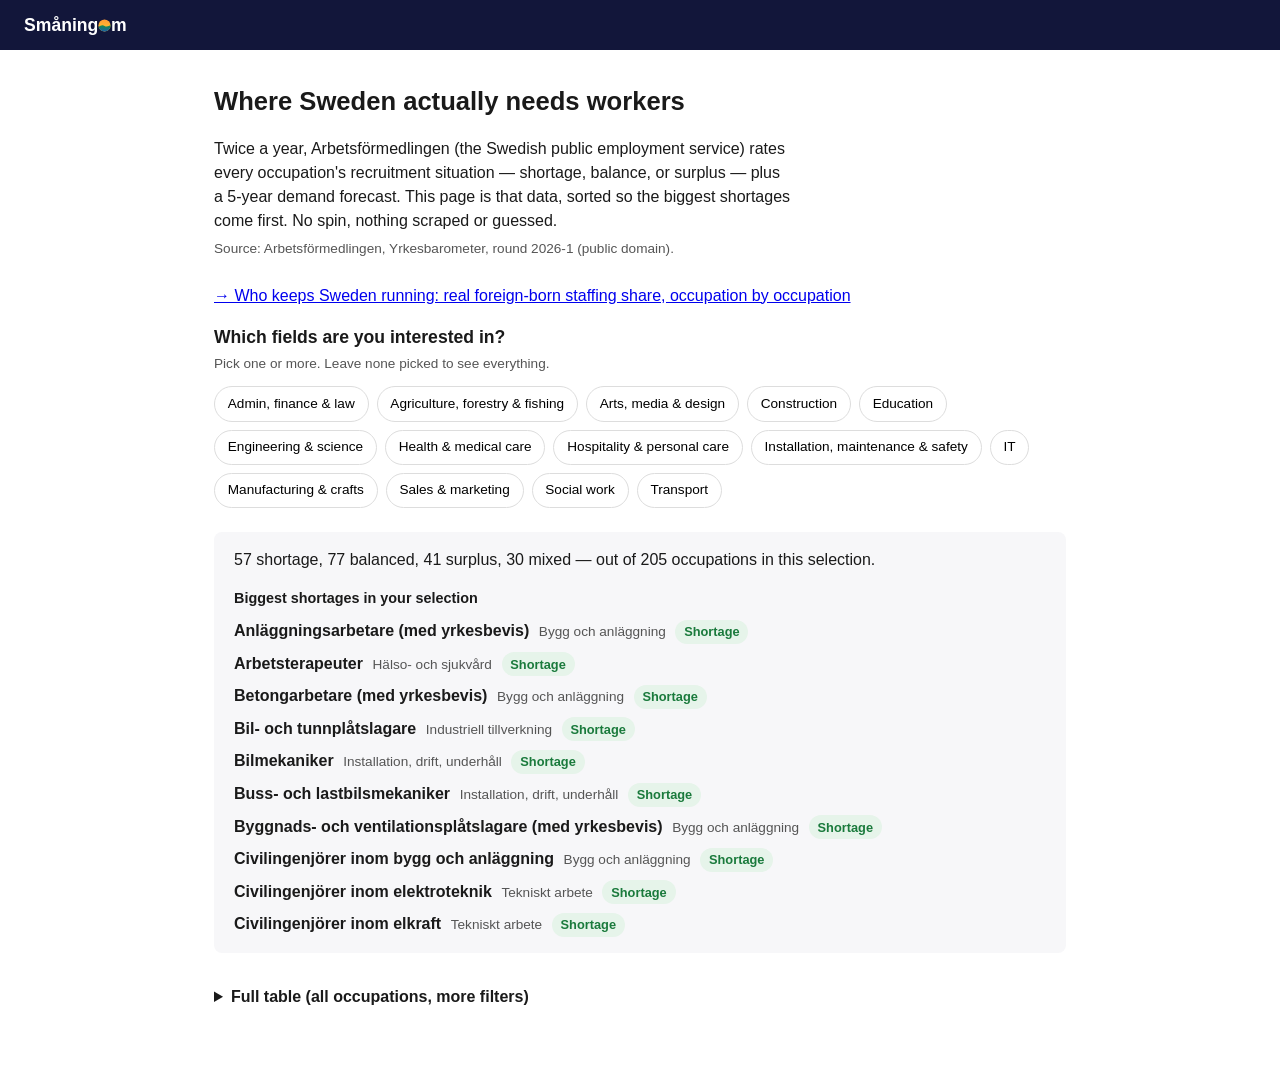
<file: index.html>
<!doctype html>
<html lang="en">
<head>
  <meta charset="utf-8" />
  <meta name="viewport" content="width=device-width, initial-scale=1" />
  <title>Småningom — Swedish job market</title>
  <meta name="description" content="Where Sweden actually has job shortages and surpluses, straight from Arbetsförmedlingen's own data." />
  <link rel="icon" href="assets/favicon.svg" type="image/svg+xml" />
  <link rel="stylesheet" href="assets/styles.css" />
</head>
<body>

  <header class="site-header">
    <span class="brand">Småning<img class="brand-o" src="assets/favicon.svg" alt="o" />m</span>
  </header>

  <main class="wrap">
    <h1>Where Sweden actually needs workers</h1>
    <p class="intro">
      Twice a year, Arbetsförmedlingen (the Swedish public employment
      service) rates every occupation's recruitment situation — shortage,
      balance, or surplus — plus a 5-year demand forecast. This page is
      that data, sorted so the biggest shortages come first. No spin,
      nothing scraped or guessed.
    </p>
    <p class="source">Source: Arbetsförmedlingen, Yrkesbarometer, round 2026-1 (public domain).</p>
    <p><a href="who-keeps-sweden-running.html">→ Who keeps Sweden running: real foreign-born staffing share, occupation by occupation</a></p>

    <h2>Which fields are you interested in?</h2>
    <p class="hint">Pick one or more. Leave none picked to see everything.</p>
    <div class="group-picker" id="group-picker"></div>

    <section class="insights" id="insights">
      <p class="insights-summary" id="insights-summary"></p>
      <h3>Biggest shortages in your selection</h3>
      <ol class="top-list" id="top-list"></ol>
    </section>

    <details class="advanced">
      <summary>Full table (all occupations, more filters)</summary>

      <div class="controls">
        <label>
          Area
          <select id="filter-area"><option value="">All areas</option></select>
        </label>
        <label>
          Situation
          <select id="filter-situation">
            <option value="">All</option>
            <option value="brist">Shortage</option>
            <option value="balans">Balanced</option>
            <option value="överskott">Surplus</option>
            <option value="paradox">Mixed (regional)</option>
          </select>
        </label>
        <label class="search-label">
          Search
          <input id="search" type="search" placeholder="Occupation…" />
        </label>
      </div>

      <p class="count" id="count"></p>

      <table>
        <thead>
          <tr>
            <th>Occupation</th>
            <th>Area</th>
            <th>Situation</th>
            <th>Job openings</th>
            <th>5-year trend</th>
          </tr>
        </thead>
        <tbody id="jobs-body"></tbody>
      </table>
    </details>
  </main>

  <script src="assets/jobs-data.js"></script>
  <script src="assets/jobs.js"></script>
</body>
</html>
</file>
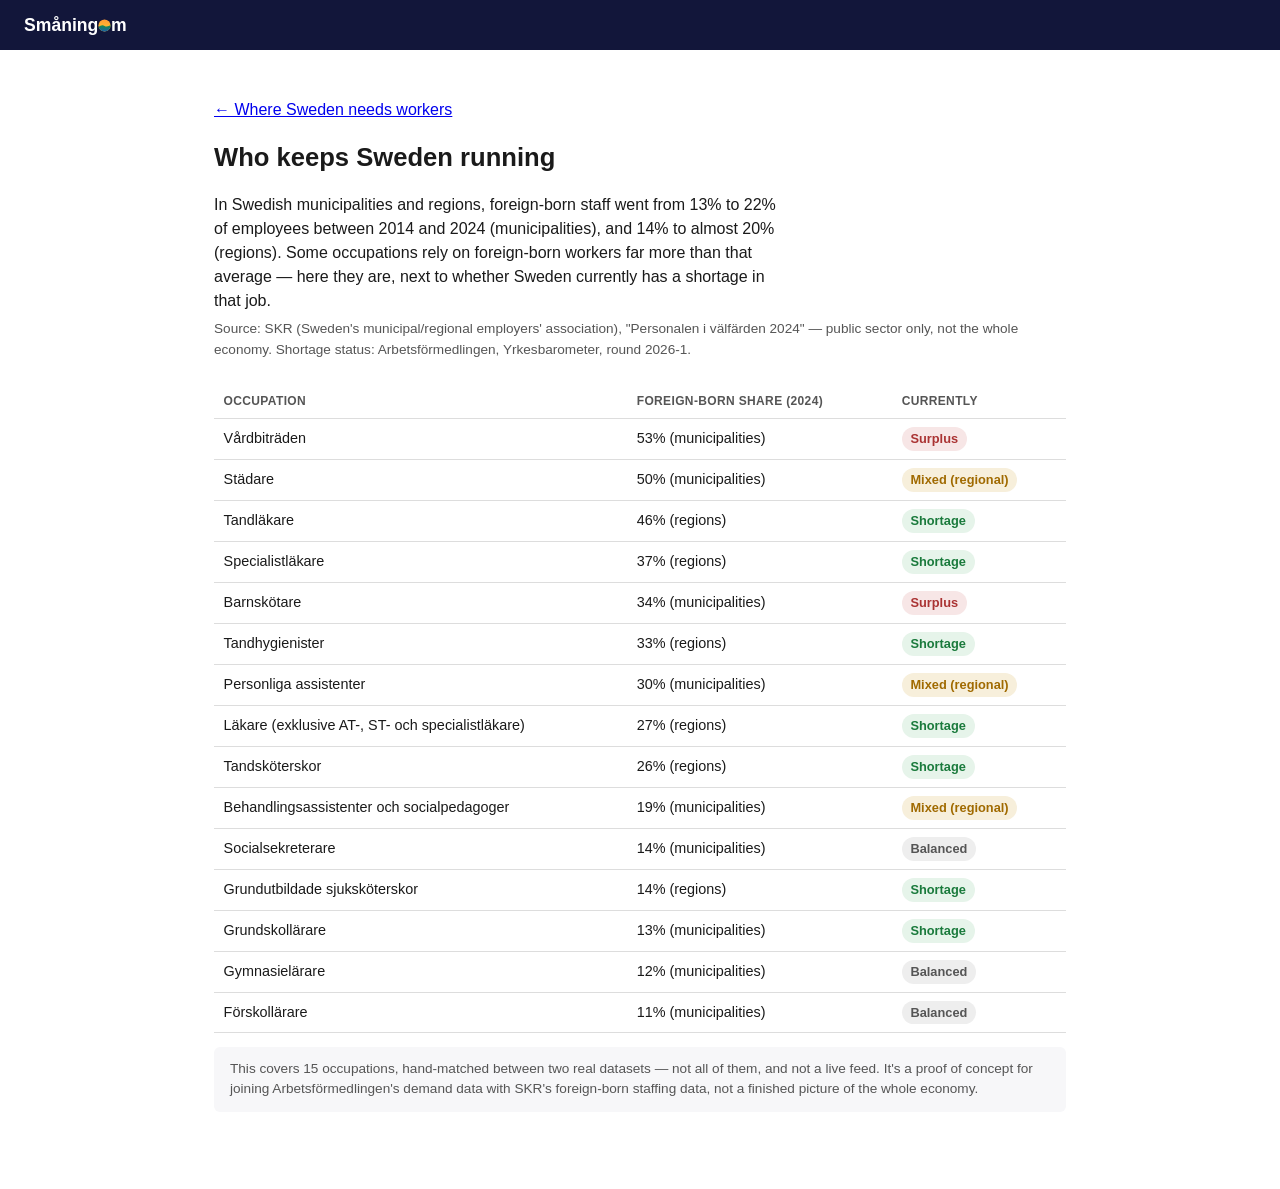
<file: who-keeps-sweden-running.html>
<!doctype html>
<html lang="en">
<head>
  <meta charset="utf-8" />
  <meta name="viewport" content="width=device-width, initial-scale=1" />
  <title>Who keeps Sweden running — Småningom</title>
  <meta name="description" content="Real foreign-born employee share by occupation, next to whether Sweden currently has a shortage in that job — from SKR and Arbetsförmedlingen's own numbers." />
  <link rel="icon" href="assets/favicon.svg" type="image/svg+xml" />
  <link rel="stylesheet" href="assets/styles.css" />
</head>
<body>

  <header class="site-header">
    <span class="brand">Småning<img class="brand-o" src="assets/favicon.svg" alt="o" />m</span>
  </header>

  <main class="wrap">
    <p><a href="index.html">← Where Sweden needs workers</a></p>

    <h1>Who keeps Sweden running</h1>
    <p class="intro">
      In Swedish municipalities and regions, foreign-born staff went from
      13% to 22% of employees between 2014 and 2024 (municipalities), and
      14% to almost 20% (regions). Some occupations rely on foreign-born
      workers far more than that average — here they are, next to whether
      Sweden currently has a shortage in that job.
    </p>
    <p class="source">
      Source: SKR (Sweden's municipal/regional employers' association),
      "Personalen i välfärden 2024" — public sector only, not the whole
      economy. Shortage status: Arbetsförmedlingen, Yrkesbarometer,
      round 2026-1.
    </p>

    <table>
      <thead>
        <tr>
          <th>Occupation</th>
          <th>Foreign-born share (2024)</th>
          <th>Currently</th>
        </tr>
      </thead>
      <tbody id="share-body"></tbody>
    </table>

    <p class="prototype-note">
      This covers 15 occupations, hand-matched between two real datasets —
      not all of them, and not a live feed. It's a proof of concept for
      joining Arbetsförmedlingen's demand data with SKR's foreign-born
      staffing data, not a finished picture of the whole economy.
    </p>
  </main>

  <script src="assets/jobs-data.js"></script>
  <script src="assets/immigrant-share-data.js"></script>
  <script>
    const SITUATION_LABEL = { brist: "Shortage", balans: "Balanced", "överskott": "Surplus", paradox: "Mixed (regional)" };
    const SCOPE_LABEL = { municipalities: "municipalities", regions: "regions" };

    function el(tag, props = {}, text) {
      const node = document.createElement(tag);
      Object.entries(props).forEach(([key, value]) => node.setAttribute(key, value));
      if (text != null) node.textContent = text;
      return node;
    }

    const byName = Object.fromEntries(JOBS.map((job) => [job.name, job]));
    const rows = [...IMMIGRANT_SHARE].sort((a, b) => b.share - a.share);

    const body = document.getElementById("share-body");
    rows.forEach((row) => {
      const job = byName[row.name];
      const tr = el("tr");

      tr.appendChild(el("td", { class: "col-name", title: (job && NAME_EN[job.name]) || "" }, row.name));
      tr.appendChild(el("td", {}, `${row.share}% (${SCOPE_LABEL[row.scope]})`));

      const statusTd = el("td");
      if (job) {
        statusTd.appendChild(el("span", { class: `badge badge-${job.situation}` }, SITUATION_LABEL[job.situation] || job.situation));
      } else {
        statusTd.appendChild(el("span", { class: "prototype-note" }, "no match"));
      }
      tr.appendChild(statusTd);

      body.appendChild(tr);
    });
  </script>
</body>
</html>
</file>
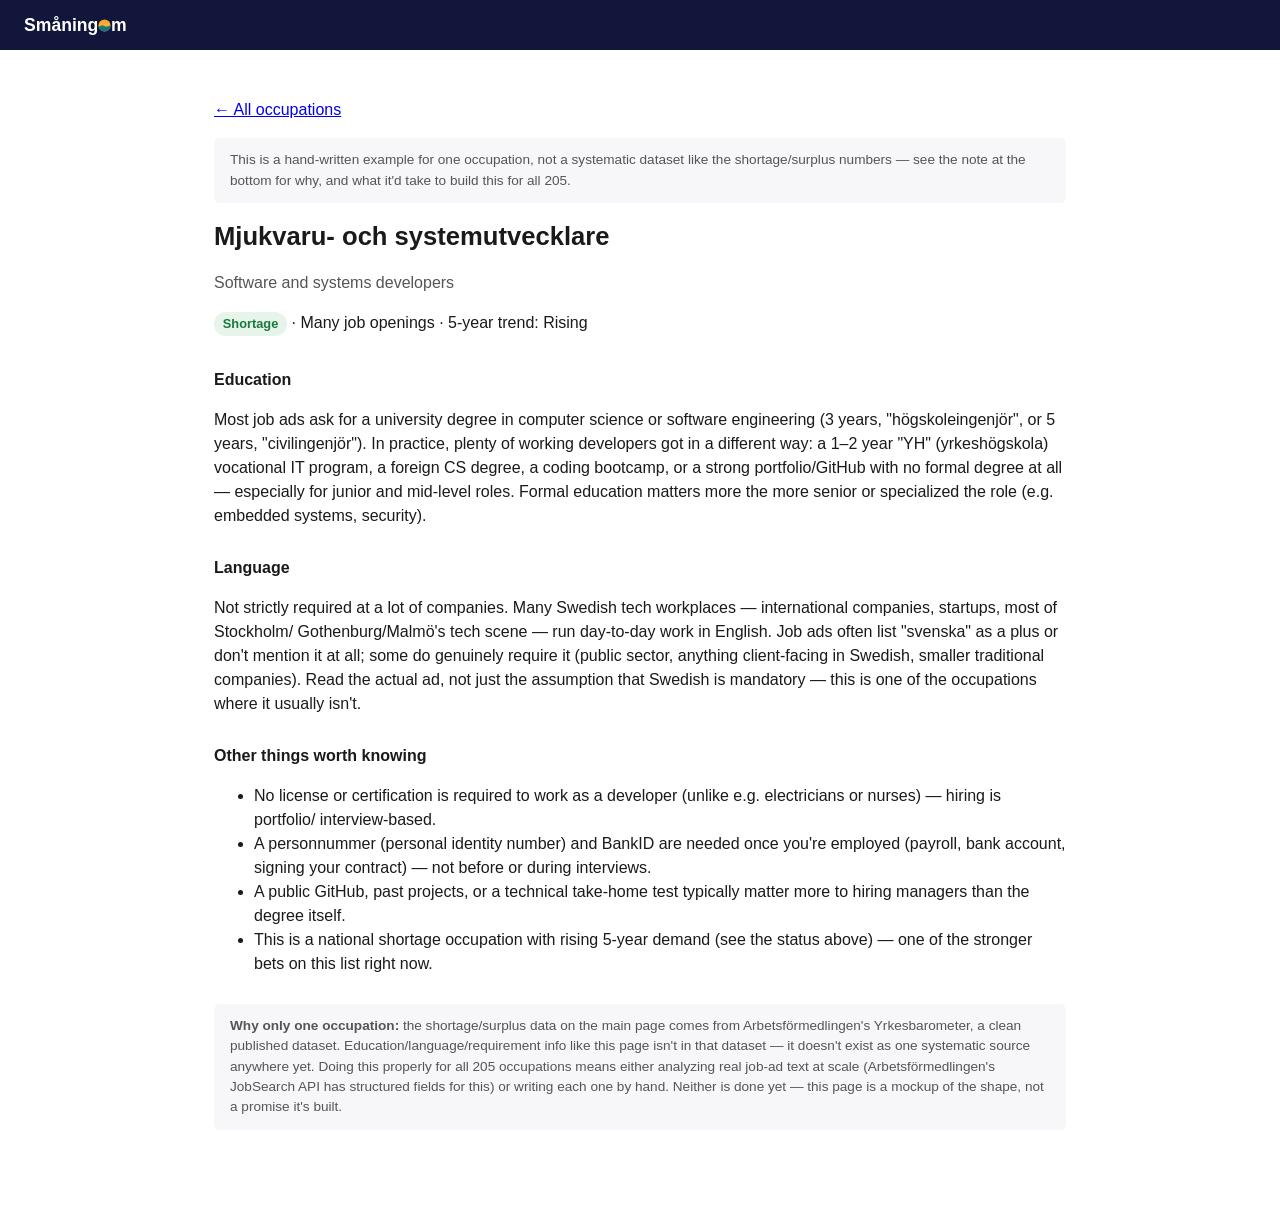
<file: occupations/mjukvaru-och-systemutvecklare.html>
<!doctype html>
<html lang="en">
<head>
  <meta charset="utf-8" />
  <meta name="viewport" content="width=device-width, initial-scale=1" />
  <title>Software and systems developers — Småningom</title>
  <meta name="description" content="What it actually takes to get a software developer job in Sweden: education, language reality, and other things worth knowing." />
  <link rel="icon" href="../assets/favicon.svg" type="image/svg+xml" />
  <link rel="stylesheet" href="../assets/styles.css" />
</head>
<body>

  <header class="site-header">
    <span class="brand">Småning<img class="brand-o" src="../assets/favicon.svg" alt="o" />m</span>
  </header>

  <main class="wrap">
    <p><a href="../index.html">← All occupations</a></p>

    <p class="prototype-note">
      This is a hand-written example for one occupation, not a systematic
      dataset like the shortage/surplus numbers — see the note at the
      bottom for why, and what it'd take to build this for all 205.
    </p>

    <h1>Mjukvaru- och systemutvecklare</h1>
    <p class="subtitle">Software and systems developers</p>

    <div class="status-row" id="status-row"></div>

    <section>
      <h2>Education</h2>
      <p>
        Most job ads ask for a university degree in computer science or
        software engineering (3 years, "högskoleingenjör", or 5 years,
        "civilingenjör"). In practice, plenty of working developers got
        in a different way: a 1–2 year "YH" (yrkeshögskola) vocational IT
        program, a foreign CS degree, a coding bootcamp, or a strong
        portfolio/GitHub with no formal degree at all — especially for
        junior and mid-level roles. Formal education matters more the more
        senior or specialized the role (e.g. embedded systems, security).
      </p>
    </section>

    <section>
      <h2>Language</h2>
      <p>
        Not strictly required at a lot of companies. Many Swedish tech
        workplaces — international companies, startups, most of Stockholm/
        Gothenburg/Malmö's tech scene — run day-to-day work in English.
        Job ads often list "svenska" as a plus or don't mention it at all;
        some do genuinely require it (public sector, anything client-facing
        in Swedish, smaller traditional companies). Read the actual ad, not
        just the assumption that Swedish is mandatory — this is one of the
        occupations where it usually isn't.
      </p>
    </section>

    <section>
      <h2>Other things worth knowing</h2>
      <ul>
        <li>No license or certification is required to work as a developer
          (unlike e.g. electricians or nurses) — hiring is portfolio/
          interview-based.</li>
        <li>A personnummer (personal identity number) and BankID are
          needed once you're employed (payroll, bank account, signing your
          contract) — not before or during interviews.</li>
        <li>A public GitHub, past projects, or a technical take-home test
          typically matter more to hiring managers than the degree itself.</li>
        <li>This is a national shortage occupation with rising 5-year
          demand (see the status above) — one of the stronger bets on this
          list right now.</li>
      </ul>
    </section>

    <p class="prototype-note">
      <strong>Why only one occupation:</strong> the shortage/surplus data
      on the main page comes from Arbetsförmedlingen's Yrkesbarometer, a
      clean published dataset. Education/language/requirement info like
      this page isn't in that dataset — it doesn't exist as one systematic
      source anywhere yet. Doing this properly for all 205 occupations
      means either analyzing real job-ad text at scale (Arbetsförmedlingen's
      JobSearch API has structured fields for this) or writing each one by
      hand. Neither is done yet — this page is a mockup of the shape, not
      a promise it's built.
    </p>
  </main>

  <script src="../assets/jobs-data.js"></script>
  <script>
    const SITUATION_LABEL = { brist: "Shortage", balans: "Balanced", "överskott": "Surplus", paradox: "Mixed (regional)" };
    const CHANCES_LABEL = { stora: "Many", medelstora: "Some", "små": "Few" };
    const TREND_LABEL = { "öka": "Rising", "vara oförändrad": "Flat", minska: "Falling" };

    const job = JOBS.find((j) => j.name === "Mjukvaru- och systemutvecklare");
    if (job) {
      const row = document.getElementById("status-row");
      const badge = document.createElement("span");
      badge.className = `badge badge-${job.situation}`;
      badge.textContent = SITUATION_LABEL[job.situation];
      row.appendChild(badge);
      row.appendChild(document.createTextNode(
        ` · ${CHANCES_LABEL[job.chances]} job openings · 5-year trend: ${TREND_LABEL[job.trend]}`
      ));
    }
  </script>
</body>
</html>
</file>
<file: assets/styles.css>
/* Smaningom — plain styles. One page, one table, no flourishes. */

:root {
  --color-bg: #ffffff;
  --color-ink: #1a1a1a;
  --color-ink-soft: #555;
  --color-border: #ddd;
  --color-header-bg: #12163a;
  --color-shortage: #1a7a3c;
  --color-shortage-bg: #e6f4ea;
  --color-surplus: #a33;
  --color-surplus-bg: #f7e6e6;
  --color-balance-bg: #eee;
  --color-mixed: #a06a00;
  --color-mixed-bg: #f7efdb;
  --font-body: -apple-system, "Segoe UI", Roboto, Helvetica, Arial, sans-serif;
}

* {
  box-sizing: border-box;
}

body {
  margin: 0;
  font-family: var(--font-body);
  color: var(--color-ink);
  background: var(--color-bg);
  line-height: 1.5;
}

.site-header {
  background: var(--color-header-bg);
  color: #fff;
  padding: 0.75rem 1.5rem;
}

.brand {
  font-weight: bold;
  font-size: 1.1rem;
}

.brand-o {
  display: inline-block;
  width: 0.72em;
  height: 0.72em;
  border-radius: 50%;
  vertical-align: -0.05em;
}

.wrap {
  max-width: 900px;
  margin: 0 auto;
  padding: 2rem 1.5rem 4rem;
}

h1 {
  font-size: 1.6rem;
  margin: 0 0 1rem;
}

.intro {
  margin: 0 0 0.4rem;
  max-width: 65ch;
}

.source {
  margin: 0 0 1.5rem;
  font-size: 0.85rem;
  color: var(--color-ink-soft);
}

h2 {
  font-size: 1.1rem;
  margin: 0 0 0.25rem;
}

.hint {
  margin: 0 0 0.75rem;
  font-size: 0.85rem;
  color: var(--color-ink-soft);
}

.group-picker {
  display: flex;
  flex-wrap: wrap;
  gap: 0.5rem;
  margin-bottom: 1.5rem;
}

.group-btn {
  font: inherit;
  font-size: 0.85rem;
  padding: 0.4rem 0.8rem;
  border: 1px solid var(--color-border);
  border-radius: 999px;
  background: #fff;
  cursor: pointer;
}

.group-btn.is-selected {
  background: var(--color-header-bg);
  border-color: var(--color-header-bg);
  color: #fff;
}

.insights {
  padding: 1rem 1.25rem;
  margin-bottom: 2rem;
  background: #f7f7f9;
  border-radius: 8px;
}

.insights-summary {
  margin: 0 0 1rem;
}

.insights h3 {
  font-size: 0.9rem;
  margin: 0 0 0.6rem;
}

.top-list {
  margin: 0;
  padding: 0;
  list-style: none;
  display: flex;
  flex-direction: column;
  gap: 0.5rem;
}

.top-list li {
  display: flex;
  align-items: baseline;
  gap: 0.6rem;
  flex-wrap: wrap;
}

.top-name {
  font-weight: 600;
  color: inherit;
  text-decoration: none;
}

a.top-name,
a.col-name-link {
  color: inherit;
  text-decoration: none;
  border-bottom: 1px dashed var(--color-ink-soft);
}

a.top-name:hover,
a.col-name-link:hover {
  border-bottom-style: solid;
}

.top-area {
  font-size: 0.85rem;
  color: var(--color-ink-soft);
}

.advanced summary {
  cursor: pointer;
  font-weight: 600;
  margin-bottom: 1rem;
}

.subtitle {
  margin: 0 0 1rem;
  color: var(--color-ink-soft);
}

.status-row {
  margin-bottom: 2rem;
}

.prototype-note {
  font-size: 0.85rem;
  color: var(--color-ink-soft);
  background: #f7f7f9;
  padding: 0.75rem 1rem;
  border-radius: 6px;
}

main section {
  margin-bottom: 1.75rem;
}

main section h2 {
  font-size: 1rem;
}

.controls {
  display: flex;
  flex-wrap: wrap;
  gap: 1.25rem;
  margin-bottom: 0.5rem;
}

.controls label {
  display: flex;
  flex-direction: column;
  font-size: 0.8rem;
  font-weight: 600;
  gap: 0.25rem;
}

.controls select,
.controls input {
  font: inherit;
  padding: 0.35rem 0.5rem;
  border: 1px solid var(--color-border);
  border-radius: 4px;
}

.search-label {
  flex: 1;
  min-width: 180px;
}

.search-label input {
  width: 100%;
}

.count {
  font-size: 0.85rem;
  color: var(--color-ink-soft);
  margin: 1rem 0 0.5rem;
}

table {
  width: 100%;
  border-collapse: collapse;
  font-size: 0.9rem;
}

th,
td {
  text-align: left;
  padding: 0.5rem 0.6rem;
  border-bottom: 1px solid var(--color-border);
}

th {
  font-size: 0.75rem;
  text-transform: uppercase;
  letter-spacing: 0.03em;
  color: var(--color-ink-soft);
}

tbody tr:hover {
  background: #fafafa;
}

.col-area {
  color: var(--color-ink-soft);
}

.badge {
  display: inline-block;
  padding: 0.15rem 0.55rem;
  border-radius: 999px;
  font-size: 0.8rem;
  font-weight: 600;
}

.badge-brist {
  color: var(--color-shortage);
  background: var(--color-shortage-bg);
}

.badge-överskott {
  color: var(--color-surplus);
  background: var(--color-surplus-bg);
}

.badge-balans {
  color: var(--color-ink-soft);
  background: var(--color-balance-bg);
}

.badge-paradox {
  color: var(--color-mixed);
  background: var(--color-mixed-bg);
}
</file>
